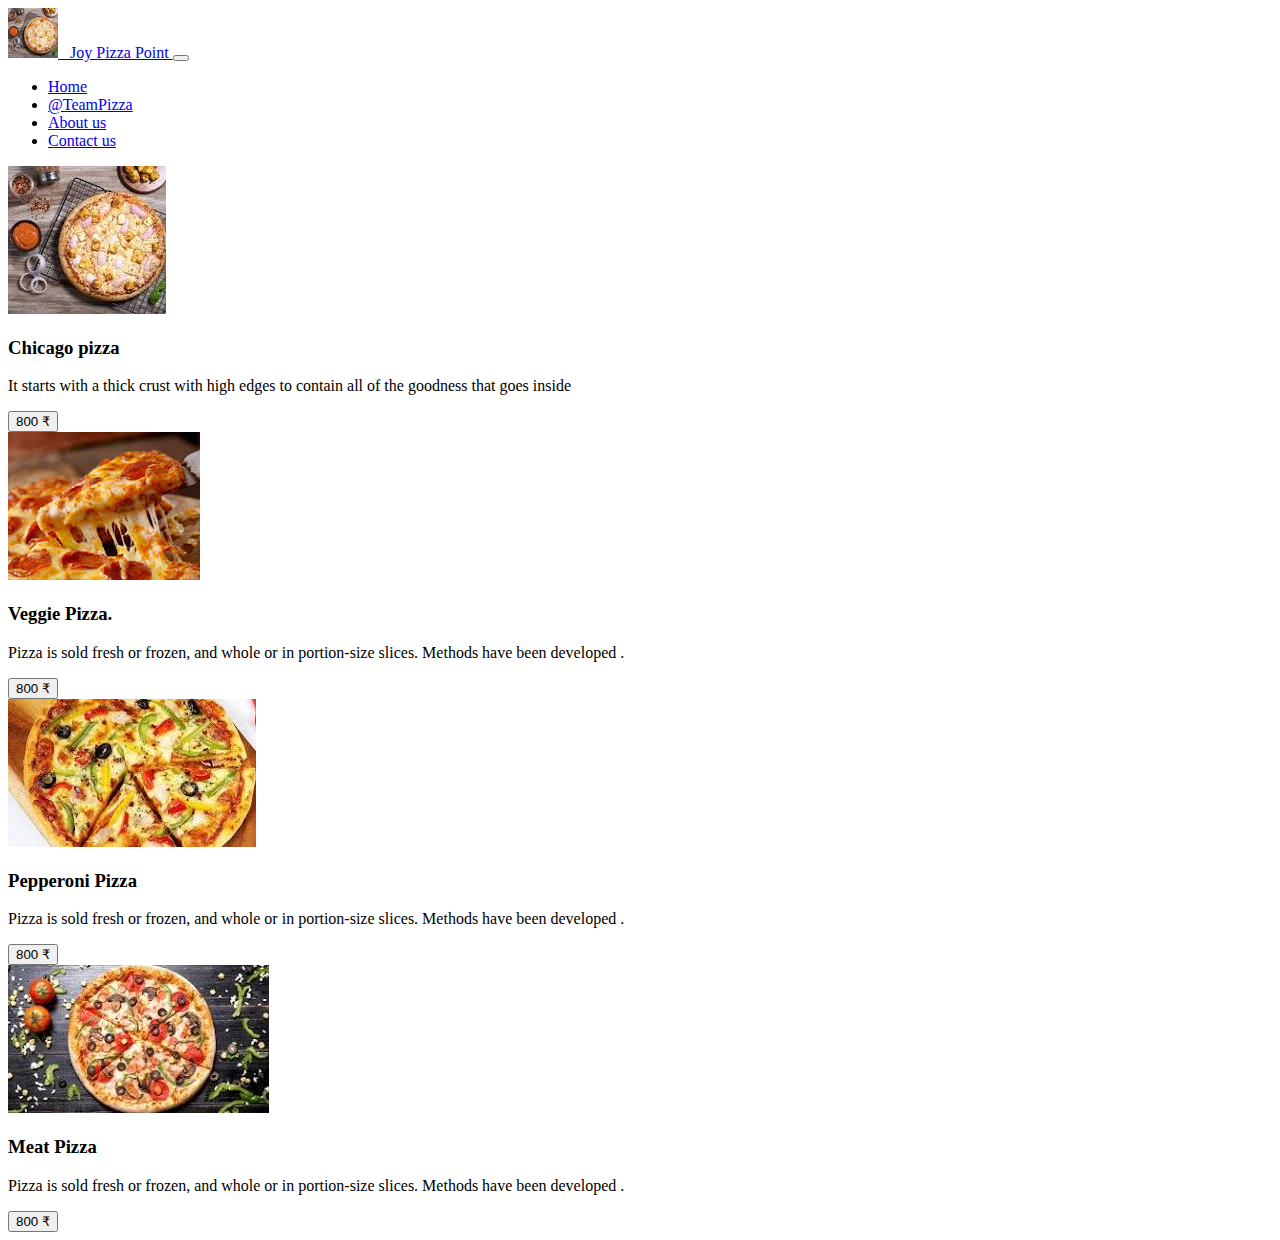
<file: Pizza point/index.html>
<!DOCTYPE html>
<html lang="en">
<head>
    <meta charset="UTF-8">
    <meta name="viewport" content="width=device-width, initial-scale=1.0">
    <title>Pizza   Point </title>
    <link href="https://cdn.jsdelivr.net/npm/bootstrap@5.3.2/dist/css/bootstrap.min.css" rel="stylesheet" integrity="sha384-T3c6CoIi6uLrA9TneNEoa7RxnatzjcDSCmG1MXxSR1GAsXEV/Dwwykc2MPK8M2HN" crossorigin="anonymous">
    <script src="https://cdn.jsdelivr.net/npm/bootstrap@5.3.2/dist/js/bootstrap.bundle.min.js" integrity="sha384-C6RzsynM9kWDrMNeT87bh95OGNyZPhcTNXj1NW7RuBCsyN/o0jlpcV8Qyq46cDfL" crossorigin="anonymous"></script>
</head>
<body>
    
    <nav class="navbar navbar-expand-lg bg-primary">
        <div class="container-fluid">
            <a class="navbar-brand text-white" href="#">
                <img src="image/download.jpg" height="50" width="50">
                &nbsp; Joy Pizza Point
            </a>
          <button class="navbar-toggler" type="button" data-bs-toggle="collapse" data-bs-target="#navbarNav" aria-controls="navbarNav" aria-expanded="false" aria-label="Toggle navigation">
            <span class="navbar-toggler-icon"></span>
          </button>
          <div class="collapse navbar-collapse" id="navbarNav">
            <ul class="navbar-nav">
              <li class="nav-item bg-warning rounded-pill ps-3 pe-3 text-center m-2 ">
                <a class="nav-link" aria-current="page" href="#">Home</a>
              </li>
              <li class="nav-item bg-warning rounded-pill ps-3 pe-3 text-center m-2 ">
                <a class="nav-link" aria-current="page" href="#">@TeamPizza</a>
              </li>
              <li class="nav-item bg-warning rounded-pill ps-3 pe-3 text-center m-2 ">
                <a class="nav-link" aria-current="page" href="#">About us</a>
              </li>
              <li class="nav-item bg-warning rounded-pill ps-3 pe-3 text-center m-2 ">
                <a class="nav-link" aria-current="page" href="#">Contact us</a>
              </li>
              
            </ul>
          </div>
        </div>
      </nav>


      <!-- card section -->

      <div class="container mt-4 ">
          <div class="row">
              <div class="col-sm-3">
                  <div class="card shadow-lg border-1  border  border-warning">
                      <div class="card-header">
                          <img src="image/download.jpg" class="img-thumbnail" >
                      </div>
                      <div class="card-body">
                          <h3 class="card-title">Chicago pizza</h3>
                          <p class="card-text ">It starts with a thick crust with high edges to contain all of the goodness that goes inside</p>
                      </div>
                      <div class="card-footer ">
                        <button class="btn btn-warning">800 ₹</button>
                      </div>
                  </div>
              </div>
              <div class="col-sm-3">
                <div class="card shadow-lg border-1  border  border-warning">
                    <div class="card-header">
                        <img src="image/pizza3.jpg" class="img-thumbnail">
                    </div>
                    <div class="card-body">
                        <h3 class="card-title">Veggie Pizza. </h3>
                        <p class="card-text ">Pizza is sold fresh or frozen, and whole or in portion-size slices. Methods have been developed .</p>
                    </div>
                    <div class="card-footer ">
                      <button class="btn btn-warning">800 ₹</button>
                    </div>
                </div>
            </div>
            <div class="col-sm-3">
              <div class="card shadow-lg border-1  border  border-warning">
                  <div class="card-header">
                      <img src="image/pizza4.jpg" class="img-thumbnail">
                  </div>
                  <div class="card-body">
                      <h3 class="card-title">Pepperoni Pizza</h3>
                      <p class="card-text ">Pizza is sold fresh or frozen, and whole or in portion-size slices. Methods have been developed .</p>
                  </div>
                  <div class="card-footer ">
                    <button class="btn btn-warning">800 ₹</button>
                  </div>
              </div>
          </div>
          <div class="col-sm-3">
            <div class="card shadow-lg border-1  border  border-warning">
                <div class="card-header">
                    <img src="image/pizza5.jpg" class="img-thumbnail">
                </div>
                <div class="card-body">
                    <h3 class="card-title">Meat Pizza</h3>
                    <p class="card-text ">Pizza is sold fresh or frozen, and whole or in portion-size slices. Methods have been developed .</p>
                </div>
                <div class="card-footer ">
                  <button class="btn btn-warning">800 ₹</button>
                </div>
            </div>
        </div>
          </div>
      </div>



</body>
</html>
</file>
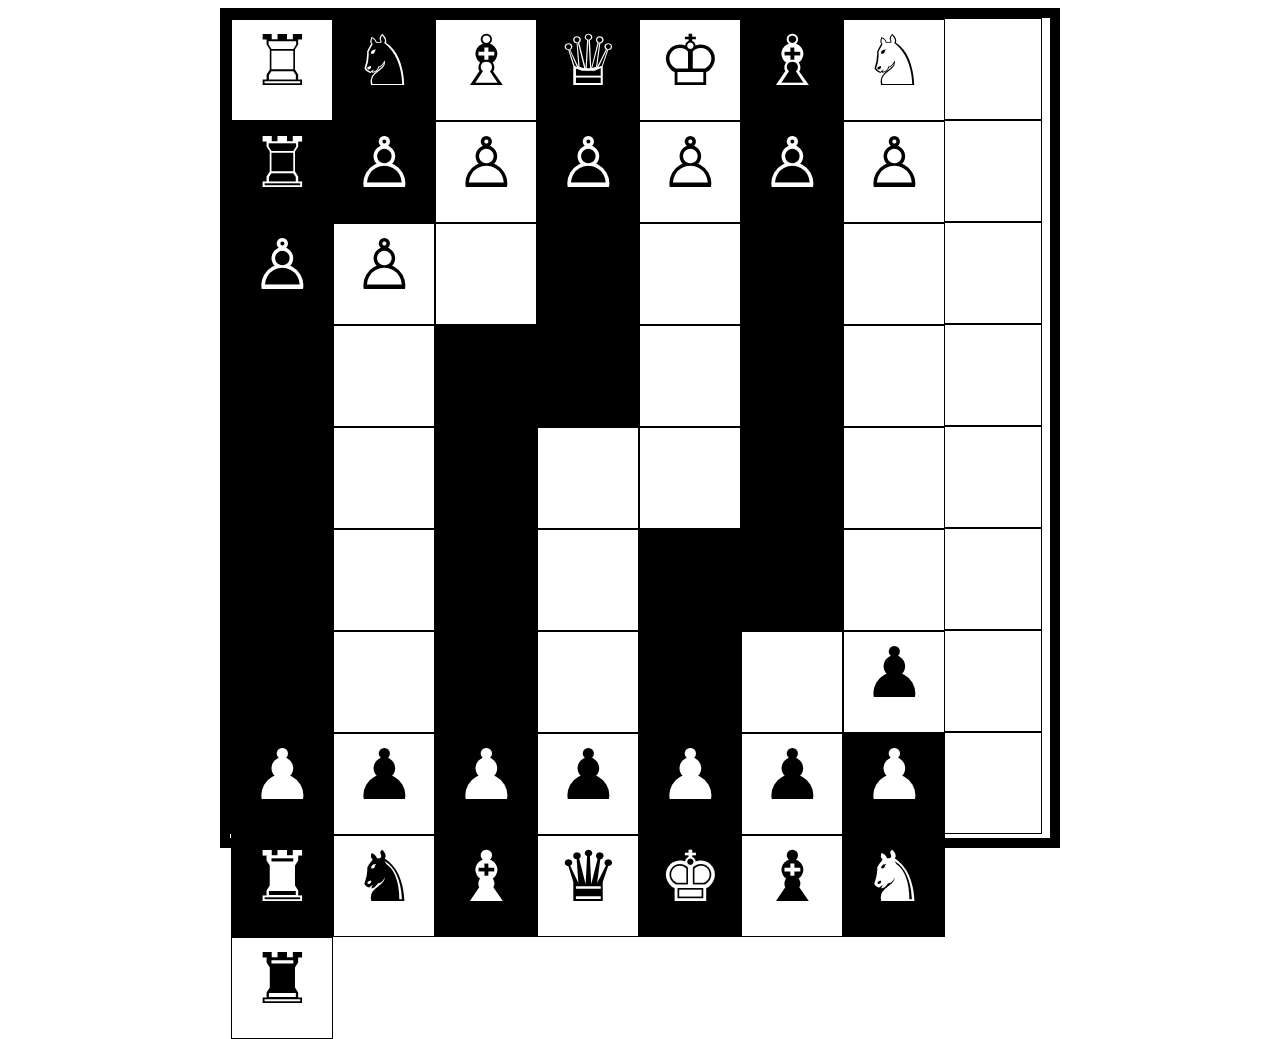
<file: Krishna_Bootstrap/ChessBoard/index.html>
<!DOCTYPE html>
<html lang="en">
    
        <head>
            <meta charset="UTF-8">
            <meta http-equiv="X-UA-Compatible" content="IE=edge">
            <meta name="viewport" content="width=device-width , initial-scale=1.0" >
            <title>
                ChessBoard
            </title>
            <!--Link of Css-->
            <link rel="stylesheet" href="css/style.css">
            <link href="https://cdn.jsdelivr.net/npm/bootstrap@5.3.2/dist/css/bootstrap.min.css" rel="stylesheet" integrity="sha384-T3c6CoIi6uLrA9TneNEoa7RxnatzjcDSCmG1MXxSR1GAsXEV/Dwwykc2MPK8M2HN" crossorigin="anonymous">
        </head>
        <body>
            <div class="outer_box mt-2 ,mb-2  ">
                <div class="row_box  ">
                    <div class="white_box">	&#9814</div>
                    <div class="black_box">	&#9816</div>
                    <div class="white_box">	&#9815</div>
                    <div class="black_box">	&#9813</div>
                    <div class="white_box"> &#9812</div>
                    <div class="black_box">	&#9815</div>
                    <div class="white_box">	&#9816</div>
                    <div class="black_box">	&#9814</div>
                </div>

                <!--1 st end-->
                <div class="row_box">

                    <div class="black_box">	&#9817</div>
                    <div class="white_box">	&#9817</div>
                    <div class="black_box">	&#9817</div>
                    <div class="white_box">	&#9817</div>
                    <div class="black_box">	&#9817</div>
                    <div class="white_box">	&#9817</div>
                    <div class="black_box">	&#9817</div>
                    <div class="white_box">	&#9817</div>
                </div>

                <!--2nd end-->
                <div class="row_box">
                    <div class="white_box"></div>
                    <div class="black_box"></div>
                    <div class="white_box"></div>
                    <div class="black_box"></div>
                    <div class="white_box"></div>
                    <div class="black_box"></div>
                    <div class="white_box"></div>
                    <div class="black_box"></div>
                </div>

                <!--3rd end-->
                <div class="row_box">
                    <div class="black_box"></div>
                    <div class="white_box"></div>
                    <div class="black_box"></div>
                    <div class="white_box"></div>
                    <div class="black_box"></div>
                    <div class="white_box"></div>
                    <div class="black_box"></div>
                    <div class="white_box"></div>
                </div>

                <!--4th end-->
                <div class="row_box">
                    <div class="white_box"></div>
                    <div class="black_box"></div>
                    <div class="white_box"></div>
                    <div class="black_box"></div>
                    <div class="white_box"></div>
                    <div class="black_box"></div>
                    <div class="white_box"></div>
                    <div class="black_box"></div>
                </div>

                <!--5th end-->
                <div class="row_box">
                    <div class="black_box"></div>
                    <div class="white_box"></div>
                    <div class="black_box"></div>
                    <div class="white_box"></div>
                    <div class="black_box"></div>
                    <div class="white_box"></div>
                    <div class="black_box"></div>
                    <div class="white_box"></div>
                </div>

                <!--6th end-->
                <div class="row_box">
                    <div class="white_box">	&#9823</div>
                    <div class="black_box">	&#9823</div>
                    <div class="white_box">	&#9823</div>
                    <div class="black_box">	&#9823</div>
                    <div class="white_box">	&#9823</div>
                    <div class="black_box">	&#9823</div>
                    <div class="white_box">	&#9823</div>
                    <div class="black_box">	&#9823</div>
                </div>

                <!--7th end-->
                <div class="row_box">
                    <div class="black_box">	&#9820</div>
                    <div class="white_box"> &#9822</div>
                    <div class="black_box">	&#9821</div>
                    <div class="white_box"> &#9819</div>
                    <div class="black_box">	&#9818</div>
                    <div class="white_box">	&#9821</div>
                    <div class="black_box"> &#9822</div>
                    <div class="white_box">	&#9820</div>
                </div>
                <!--8th end -->
            </div><!--Outer box  end-->
        </body>
</html>
</file>
<file: Krishna_Bootstrap/ChessBoard/css/style.css>
.outer_box{
    height : 820px;
    width: 820px;
    border: solid 10px;
    margin: auto;
   
}
.row_box{
    height: 100px;
    width: 810px;
    border: solid 1px black;
    
}

.black_box{
    height: 100px;
    width: 100px;
    border: solid 1px black;
    background-color: black;
    float: left;
    text-align: center;
    font-size: 70px;
    color: white;   
}

.white_box{
    height: 100px;
    width: 100px;
    border: solid 1px black;
    background-color: white;
    float: left;
    text-align: center;
    font-size: 70px;
}
</file>
